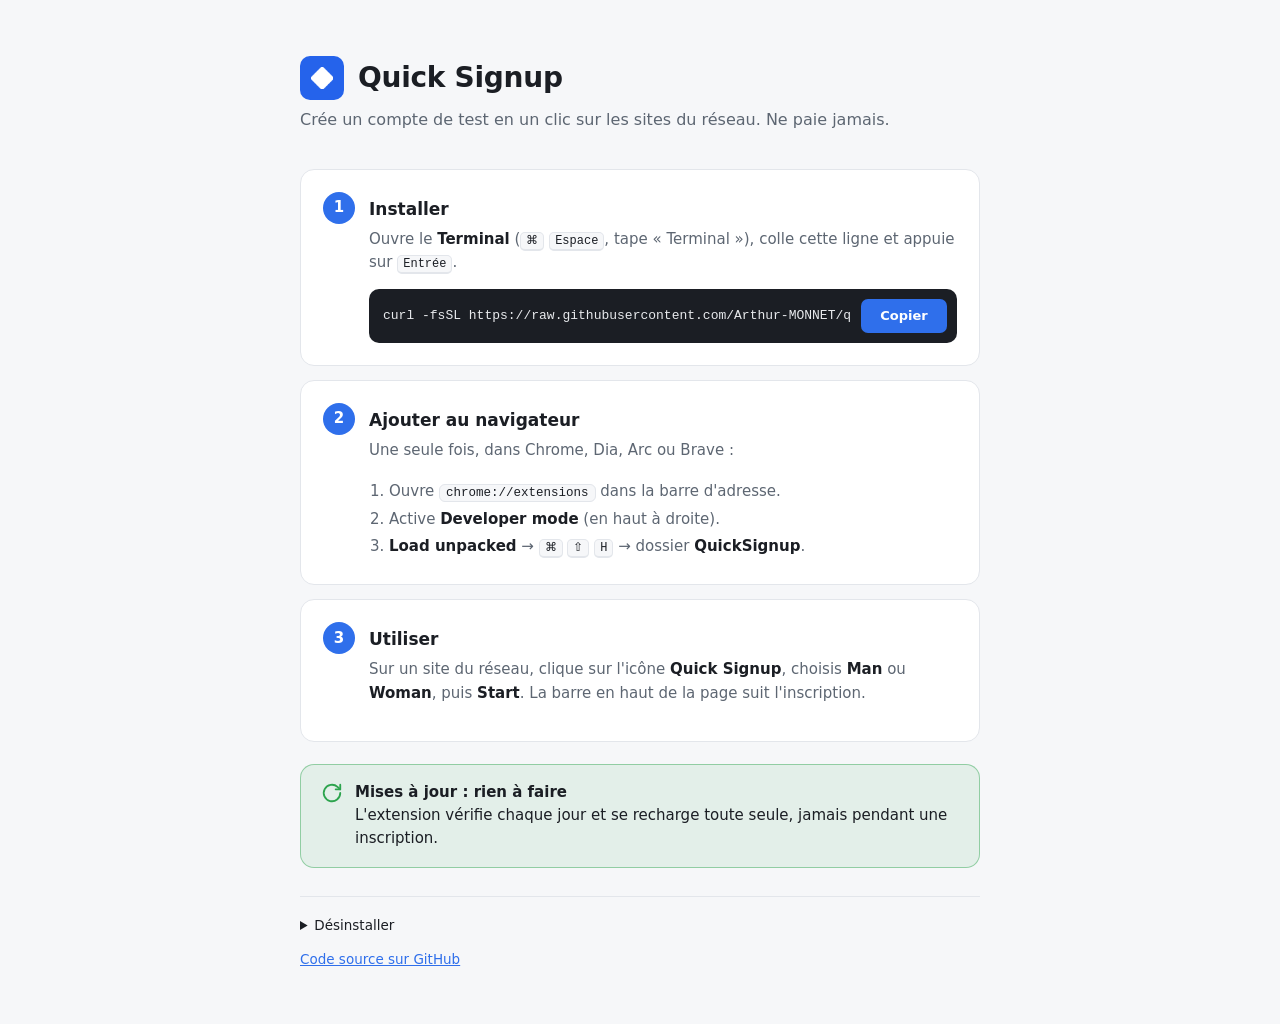
<file: docs/index.html>
<!doctype html>
<html lang="fr">
<head>
<meta charset="utf-8">
<meta name="viewport" content="width=device-width, initial-scale=1">
<title>Quick Signup</title>
<meta name="description" content="Crée un compte de test en un clic sur les sites du réseau. Ne paie jamais.">
<link rel="icon" href="icon128.png">
<style>
:root{--bg:#f6f7f9;--card:#fff;--ink:#1b1e24;--muted:#5d6672;--line:#e3e6eb;--code:#1b1e24;--codeink:#e8eaed;--accent:#2f6feb;--ok:#2da44e}
@media (prefers-color-scheme:dark){:root:not([data-theme=light]){--bg:#0f1115;--card:#171a20;--ink:#e8eaed;--muted:#9aa1ab;--line:#2a2f38;--code:#0b0d10;--codeink:#e8eaed}}
:root[data-theme=dark]{--bg:#0f1115;--card:#171a20;--ink:#e8eaed;--muted:#9aa1ab;--line:#2a2f38;--code:#0b0d10;--codeink:#e8eaed}
*{box-sizing:border-box}
body{margin:0;background:var(--bg);color:var(--ink);font:15px/1.55 -apple-system,system-ui,"Segoe UI",Roboto,sans-serif}
main{max-width:720px;margin:0 auto;padding:56px 20px 40px}
header{display:flex;align-items:center;gap:14px;margin-bottom:8px}
header img{width:44px;height:44px;border-radius:10px}
h1{margin:0;font-size:28px;letter-spacing:-.01em}
.lead{margin:0 0 36px;color:var(--muted);font-size:16px}
.step{display:grid;grid-template-columns:32px 1fr;gap:4px 14px;padding:22px;background:var(--card);border:1px solid var(--line);border-radius:14px;margin-bottom:14px}
.step>*{min-width:0}
.num{grid-row:1 / span 3;width:32px;height:32px;border-radius:50%;background:var(--accent);color:#fff;display:grid;place-items:center;font-weight:700}
h2{margin:4px 0 2px;font-size:17px}
.step p{margin:0 0 10px;color:var(--muted)}
.cmd{display:flex;align-items:center;gap:10px;background:var(--code);color:var(--codeink);border-radius:10px;padding:10px 10px 10px 14px}
.cmd code{flex:1;min-width:0;font:13px ui-monospace,Menlo,monospace;overflow-x:auto;white-space:nowrap;scrollbar-width:none}
.copy{flex:none;font:inherit;font-size:13px;font-weight:600;border:0;border-radius:7px;padding:7px 14px;background:var(--accent);color:#fff;cursor:pointer;min-width:86px}
.copy.done{background:var(--ok)}
ol{margin:0;padding-left:20px;color:var(--muted)}
ol li{margin:4px 0}
ol b,.step p b{color:var(--ink)}
kbd{font:12px ui-monospace,Menlo,monospace;border:1px solid var(--line);border-bottom-width:2px;border-radius:5px;padding:1px 5px;color:var(--ink);background:var(--bg)}
.chip{font:12.5px ui-monospace,Menlo,monospace;color:var(--ink);background:var(--bg);border:1px solid var(--line);border-radius:6px;padding:1px 6px;cursor:pointer}
.auto{display:flex;gap:12px;align-items:flex-start;padding:16px 20px;border-radius:14px;border:1px solid color-mix(in srgb,var(--ok) 45%,transparent);background:color-mix(in srgb,var(--ok) 9%,transparent);margin:22px 0 14px}
.auto svg{flex:none;width:22px;height:22px;color:var(--ok);margin-top:1px}
.auto p{margin:0}
.auto b{display:block}
footer{margin-top:28px;padding-top:18px;border-top:1px solid var(--line);color:var(--muted);font-size:13.5px}
footer details summary{cursor:pointer;color:var(--ink)}
footer .cmd{margin-top:10px}
footer a{color:var(--accent)}
@media (max-width:520px){main{padding-top:32px}.step{grid-template-columns:1fr;padding:18px}.num{grid-row:auto;margin-bottom:4px}.cmd{flex-direction:column;align-items:stretch}.copy{min-height:40px}}
</style>
</head>
<body>
<main>
<header><img src="icon128.png" alt=""><h1>Quick Signup</h1></header>
<p class="lead">Crée un compte de test en un clic sur les sites du réseau. Ne paie jamais.</p>

<section class="step">
<span class="num">1</span>
<h2>Installer</h2>
<p>Ouvre le <b>Terminal</b> (<kbd>⌘</kbd> <kbd>Espace</kbd>, tape « Terminal »), colle cette ligne et appuie sur <kbd>Entrée</kbd>.</p>
<div class="cmd"><code id="install">curl -fsSL https://raw.githubusercontent.com/Arthur-MONNET/quick-signup-extension/stable/install.sh | bash</code><button class="copy" data-for="install" type="button">Copier</button></div>
</section>

<section class="step">
<span class="num">2</span>
<h2>Ajouter au navigateur</h2>
<p>Une seule fois, dans Chrome, Dia, Arc ou Brave :</p>
<ol>
<li>Ouvre <span class="chip" data-copy="chrome://extensions" title="Copier">chrome://extensions</span> dans la barre d'adresse.</li>
<li>Active <b>Developer mode</b> (en haut à droite).</li>
<li><b>Load unpacked</b> → <kbd>⌘</kbd> <kbd>⇧</kbd> <kbd>H</kbd> → dossier <b>QuickSignup</b>.</li>
</ol>
</section>

<section class="step">
<span class="num">3</span>
<h2>Utiliser</h2>
<p>Sur un site du réseau, clique sur l'icône <b>Quick Signup</b>, choisis <b>Man</b> ou <b>Woman</b>, puis <b>Start</b>. La barre en haut de la page suit l'inscription.</p>
</section>

<div class="auto"><svg viewBox="0 0 24 24" fill="none" stroke="currentColor" stroke-width="2" stroke-linecap="round" stroke-linejoin="round" aria-hidden="true"><path d="M21 12a9 9 0 1 1-3-6.7L21 8"/><path d="M21 3v5h-5"/></svg><p><b>Mises à jour : rien à faire</b>L'extension vérifie chaque jour et se recharge toute seule, jamais pendant une inscription.</p></div>

<footer>
<details><summary>Désinstaller</summary>
<div class="cmd"><code id="uninstall">bash ~/QuickSignup/scripts/uninstall.sh</code><button class="copy" data-for="uninstall" type="button">Copier</button></div>
<p>Puis <b>Remove</b> sur l'extension dans <span class="chip" data-copy="chrome://extensions">chrome://extensions</span>.</p>
</details>
<p><a href="https://github.com/Arthur-MONNET/quick-signup-extension">Code source sur GitHub</a></p>
</footer>
</main>
<script>
const copy = async (text, button) => {
    try { await navigator.clipboard.writeText(text); } catch { return; }
    if (!button) return;
    const label = button.textContent;
    button.textContent = 'Copié ✓';
    button.classList.add('done');
    setTimeout(() => { button.textContent = label; button.classList.remove('done'); }, 1600);
};
document.querySelectorAll('.copy').forEach((b) => b.addEventListener('click', () => copy(document.getElementById(b.dataset.for).textContent, b)));
document.querySelectorAll('[data-copy]').forEach((c) => c.addEventListener('click', () => copy(c.dataset.copy)));
</script>
</body>
</html>
</file>
